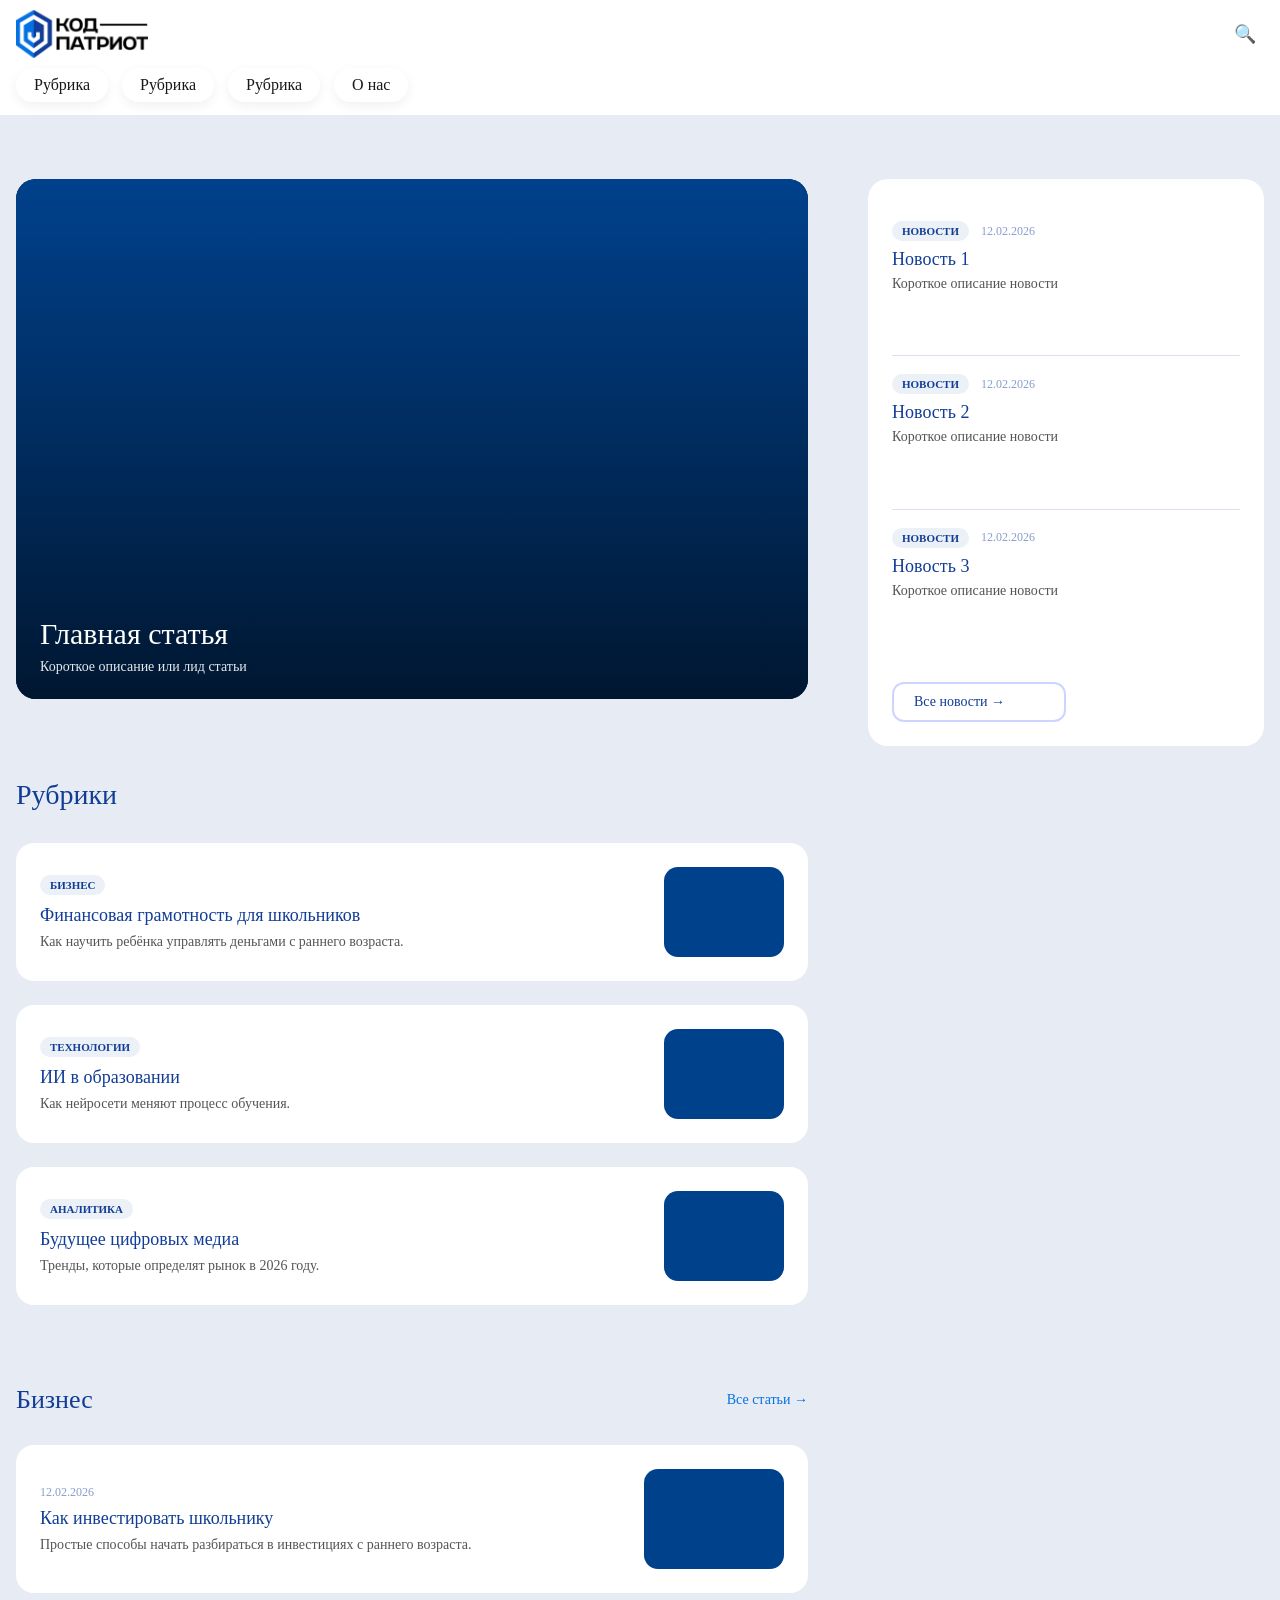
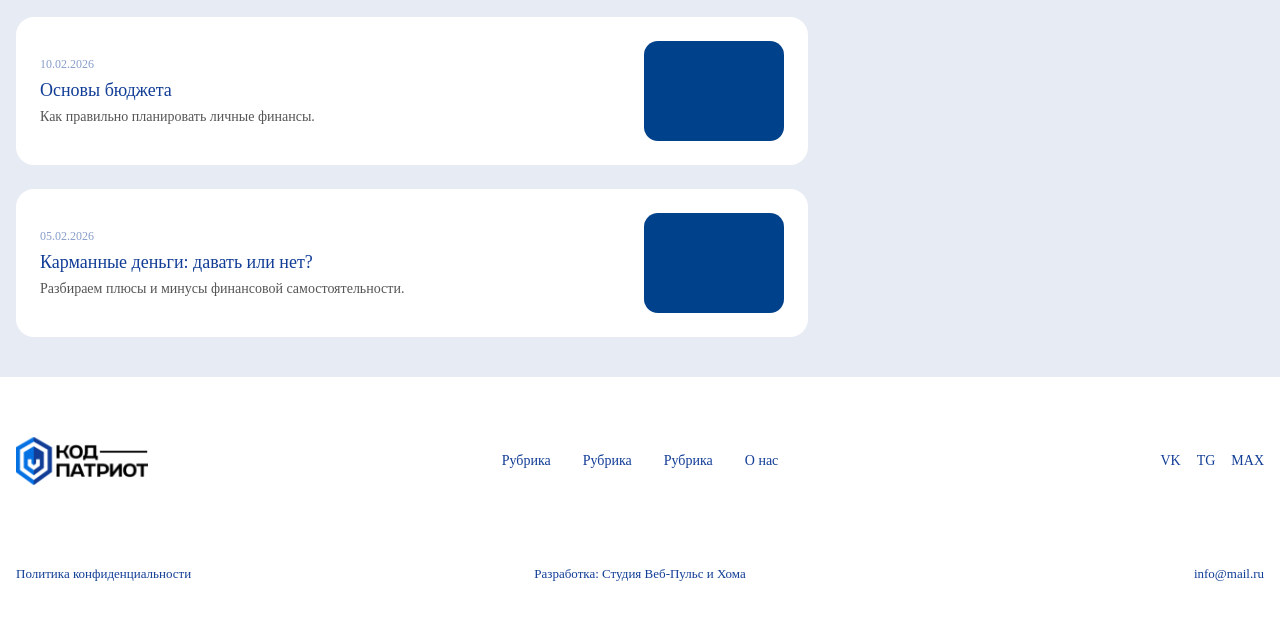
<file: index.html>
<!DOCTYPE html>
<html lang="ru">
<head>
<meta charset="UTF-8" />
<meta name="viewport" content="width=device-width, initial-scale=1.0" />
<link rel="stylesheet" href="./css/reset.css" />
<link rel="stylesheet" href="./css/style.css" />
<link rel="stylesheet" href="./css/index.css" />
<title>Главная</title>
</head>
<body>
<header class="header" id="header">
  <div class="container">

    <div class="header-top">
        <div class="logo">
            <a href="./index.html"><img src="./img/logo.svg" alt=""></a>
        </div>

        <div class="header-actions">
            <div class="search">
                <span class="search-btn">🔍</span>
                <input type="text" placeholder="Поиск">
            </div>

            <button class="burger" id="burger">
                <span></span>
            </button>
        </div>
    </div>
    <div class="nav-menu  header-bottom">
                    <a class="nav-chip" href="./category.html">Рубрика</a>
                    <a class="nav-chip" href="./category.html">Рубрика</a>
                    <a class="nav-chip" href="./category.html">Рубрика</a>
                    <a class="nav-chip" href="./about.html">О нас</a>
    </div>


    <nav class="nav">
        <div class="nav-header">
            <a href="./index.html"><img src="./img/logo.svg" alt=""></a>
        </div>

        <div class="nav-inner">
            <div class="nav-search">
                <input type="text" placeholder="Поиск по сайту">
            </div>

            <div class="nav-menu">
                <a class="nav-chip" href="./category.html">Рубрика</a>
                <a class="nav-chip" href="./category.html">Рубрика</a>
                <a class="nav-chip" href="./category.html">Рубрика</a>
                <a class="nav-chip" href="./about.html">О нас</a>
            </div>
        </div>
    </nav>
</div>

  </div>
</header>
<div class="menu-overlay" id="menuOverlay"></div>

<main class="container">
    <section class="page-content">
        <div class="layout-grid">
             <div class="layout-main">
                <section class="main-block">

        <!-- Главная статья -->
        <article class="article-card article-main">
            <a href="#" class="article-link">
                <div class="article-image">
                    <img src="./img/main.png" alt="">
                    <div class="article-overlay">
                        <h1>Главная статья</h1>
                        <p>Короткое описание или лид статьи</p>
                    </div>
                </div>
            </a>
        </article>

        <!-- Новости -->


    </section>
                <section class="categories">
                    <h2 class="section-title">Рубрики</h2>

                    <div class="categories-grid">

                        <!-- Левая колонка -->
                        <div class="categories-list">

                            <article class="category-card">
                                <div class="category-content">
                                    <span class="category-tag">Бизнес</span>
                                    <h3>Финансовая грамотность для школьников</h3>
                                    <p>Как научить ребёнка управлять деньгами с раннего возраста.</p>
                                </div>
                                <div class="category-image">
                                    <img src="./img/main.png" alt="">
                                </div>
                            </article>

                            <article class="category-card">
                                <div class="category-content">
                                    <span class="category-tag">Технологии</span>
                                    <h3>ИИ в образовании</h3>
                                    <p>Как нейросети меняют процесс обучения.</p>
                                </div>
                                <div class="category-image">
                                    <img src="./img/main.png" alt="">
                                </div>
                            </article>

                            <article class="category-card">
                                <div class="category-content">
                                    <span class="category-tag">Аналитика</span>
                                    <h3>Будущее цифровых медиа</h3>
                                    <p>Тренды, которые определят рынок в 2026 году.</p>
                                </div>
                                <div class="category-image">
                                    <img src="./img/main.png" alt="">
                                </div>
                            </article>

                        </div>

                </section>
                <section class="category-articles">

                    <div class="section-header">
                        <h2>Бизнес</h2>
                        <a href="#" class="section-link">Все статьи →</a>
                    </div>

                    <div class="articles-grid">

                        <article class="article-card-clean">
                            <div class="article-content">
                                <span class="article-date">12.02.2026</span>
                                <h3>Как инвестировать школьнику</h3>
                                <p>Простые способы начать разбираться в инвестициях с раннего возраста.</p>
                            </div>
                            <div class="article-image-clean">
                                <img src="./img/main.png" alt="">
                            </div>
                        </article>

                        <article class="article-card-clean">
                            <div class="article-content">
                                <span class="article-date">10.02.2026</span>
                                <h3>Основы бюджета</h3>
                                <p>Как правильно планировать личные финансы.</p>
                            </div>
                            <div class="article-image-clean">
                                <img src="./img/main.png" alt="">
                            </div>
                        </article>

                        <article class="article-card-clean">
                            <div class="article-content">
                                <span class="article-date">05.02.2026</span>
                                <h3>Карманные деньги: давать или нет?</h3>
                                <p>Разбираем плюсы и минусы финансовой самостоятельности.</p>
                            </div>
                            <div class="article-image-clean">
                                <img src="./img/main.png" alt="">
                            </div>
                        </article>

                    </div>

                </section>
             </div>
              <!-- Правая колонка -->
             <div class="news-list">

            <article class="news-item">
                <a href="#">
                    <div class="news-meta">
                        <span class="news-category">Новости</span>
                        <span class="news-date">12.02.2026</span>
                    </div>
                    <h2>Новость 1</h2>
                    <p>Короткое описание новости</p>
                </a>
            </article>


            <article class="news-item">
                <a href="#">
                    <div class="news-meta">
                        <span class="news-category">Новости</span>
                        <span class="news-date">12.02.2026</span>
                    </div>
                    <h2>Новость 2</h2>
                    <p>Короткое описание новости</p>
                </a>
            </article>

            <article class="news-item">
                <a href="#">
                    <div class="news-meta">
                        <span class="news-category">Новости</span>
                        <span class="news-date">12.02.2026</span>
                    </div>
                    <h2>Новость 3</h2>
                    <p>Короткое описание новости</p>
                </a>
            </article>
            <a href="#" class="all-news-btn">Все новости →</a>

        </div>
    </div>



    </section>

</main>

<footer class="footer">
    <div class="footer-container container">

        <!-- ВЕРХНЯЯ ЧАСТЬ -->
        <div class="footer-top">

            <div class="footer-logo">
               <div class="logo">
                    <a href="./index.html"><img src="./img/logo.svg" alt=""></a>
                </div>
            </div>

            <nav class="footer-nav">
                <a href="#">Рубрика</a>
                <a href="#">Рубрика</a>
                <a href="#">Рубрика</a>
                <a href="#">О нас</a>
            </nav>

            <div class="footer-socials">
                <a href="#">VK</a>
                <a href="#">TG</a>
                <a href="#">MAX</a>
            </div>

        </div>

        <!-- РАЗДЕЛИТЕЛЬ -->
        <div class="footer-divider"></div>

        <!-- НИЖНЯЯ ЧАСТЬ -->
        <div class="footer-bottom">

            <div class="footer-policy">
                <a href="#">Политика конфиденциальности</a>
            </div>

            <div class="footer-dev">
                <span>Разработка: Студия Веб-Пульс и Хома</span>
            </div>

            <div class="footer-email">
                <a href="mailto:info@mail.ru">info@mail.ru</a>
            </div>

        </div>

    </div>
</footer>

<script src="./js/script.js"></script>



</body>
</html>
</file>
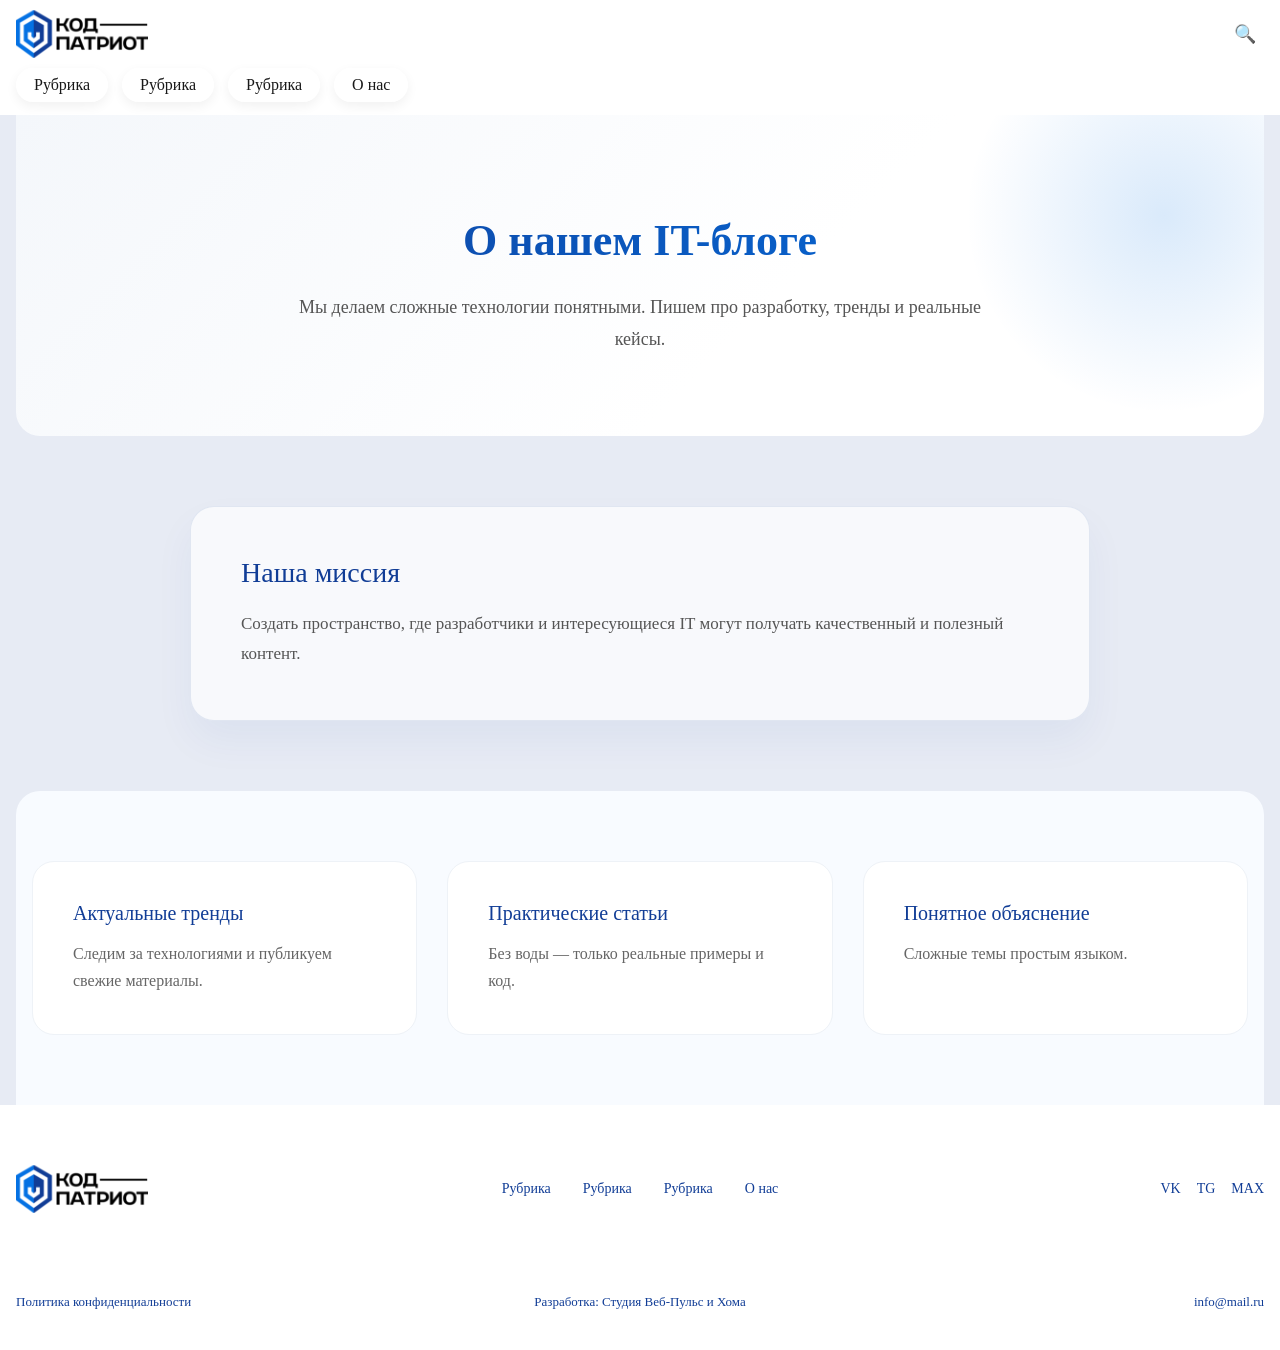
<file: about.html>
<!DOCTYPE html>
<html lang="en">
<head>
    <meta charset="UTF-8">
    <meta name="viewport" content="width=device-width, initial-scale=1.0">
    <link rel="stylesheet" href="./css/reset.css" />
    <link rel="stylesheet" href="./css/style.css" />
    <link rel="stylesheet" href="./css/about.css" />
    <title>О нас</title>
</head>
<body>
    <header class="header" id="header">
  <div class="container">

    <div class="header-top">
        <div class="logo">
            <img src="./img/logo.svg" alt="">
        </div>

        <div class="header-actions">
            <div class="search">
                <span class="search-btn">🔍</span>
                <input type="text" placeholder="Поиск">
            </div>

            <button class="burger" id="burger">
                <span></span>
            </button>
        </div>
    </div>
    <div class="nav-menu  header-bottom">
                    <a class="nav-chip" href="./category.html">Рубрика</a>
                    <a class="nav-chip" href="./category.html">Рубрика</a>
                    <a class="nav-chip" href="./category.html">Рубрика</a>
                    <a class="nav-chip" href="./about.html">О нас</a>
    </div>


    <nav class="nav">
        <div class="nav-header">
            <img src="./img/logo.svg" alt="Лого">
        </div>

        <div class="nav-inner">
            <div class="nav-search">
                <input type="text" placeholder="Поиск по сайту">
            </div>

            <div class="nav-menu">
                <a class="nav-chip" href="./category.html">Рубрика</a>
                <a class="nav-chip" href="./category.html">Рубрика</a>
                <a class="nav-chip" href="./category.html">Рубрика</a>
                <a class="nav-chip" href="./about.html">О нас</a>
            </div>
        </div>
    </nav>
</div>

  </div>
</header>
<div class="menu-overlay" id="menuOverlay"></div>
<main class="container">
<section class="about-hero">
  <div class="container">
    <h1>О нашем IT-блоге</h1>
    <p>Мы делаем сложные технологии понятными. Пишем про разработку, тренды и реальные кейсы.</p>
  </div>
</section>

<section class="about-mission">
  <div class="container">
    <div class="mission-card">
      <h2>Наша миссия</h2>
      <p>
        Создать пространство, где разработчики и интересующиеся IT
        могут получать качественный и полезный контент.
      </p>
    </div>
  </div>
</section>

<section class="about-features">
  <div class="container">
    <div class="features-grid">
      <div class="feature-card">
        <h3>Актуальные тренды</h3>
        <p>Следим за технологиями и публикуем свежие материалы.</p>
      </div>
      <div class="feature-card">
        <h3>Практические статьи</h3>
        <p>Без воды — только реальные примеры и код.</p>
      </div>
      <div class="feature-card">
        <h3>Понятное объяснение</h3>
        <p>Сложные темы простым языком.</p>
      </div>
    </div>
  </div>
</section>




</main> 
<footer class="footer">
    <div class="footer-container container">

        <!-- ВЕРХНЯЯ ЧАСТЬ -->
        <div class="footer-top">

            <div class="footer-logo">
               <div class="logo">
                    <img src="./img/logo.svg" alt="">
                </div>
            </div>

            <nav class="footer-nav">
                <a href="#">Рубрика</a>
                <a href="#">Рубрика</a>
                <a href="#">Рубрика</a>
                <a href="#">О нас</a>
            </nav>

            <div class="footer-socials">
                <a href="#">VK</a>
                <a href="#">TG</a>
                <a href="#">MAX</a>
            </div>

        </div>

        <!-- РАЗДЕЛИТЕЛЬ -->
        <div class="footer-divider"></div>

        <!-- НИЖНЯЯ ЧАСТЬ -->
        <div class="footer-bottom">

            <div class="footer-policy">
                <a href="#">Политика конфиденциальности</a>
            </div>

            <div class="footer-dev">
                <span>Разработка: Студия Веб-Пульс и Хома</span>
            </div>

            <div class="footer-email">
                <a href="mailto:info@mail.ru">info@mail.ru</a>
            </div>

        </div>

    </div>
</footer>

<script src="./js/script.js"></script>
</body>
</html>
</file>
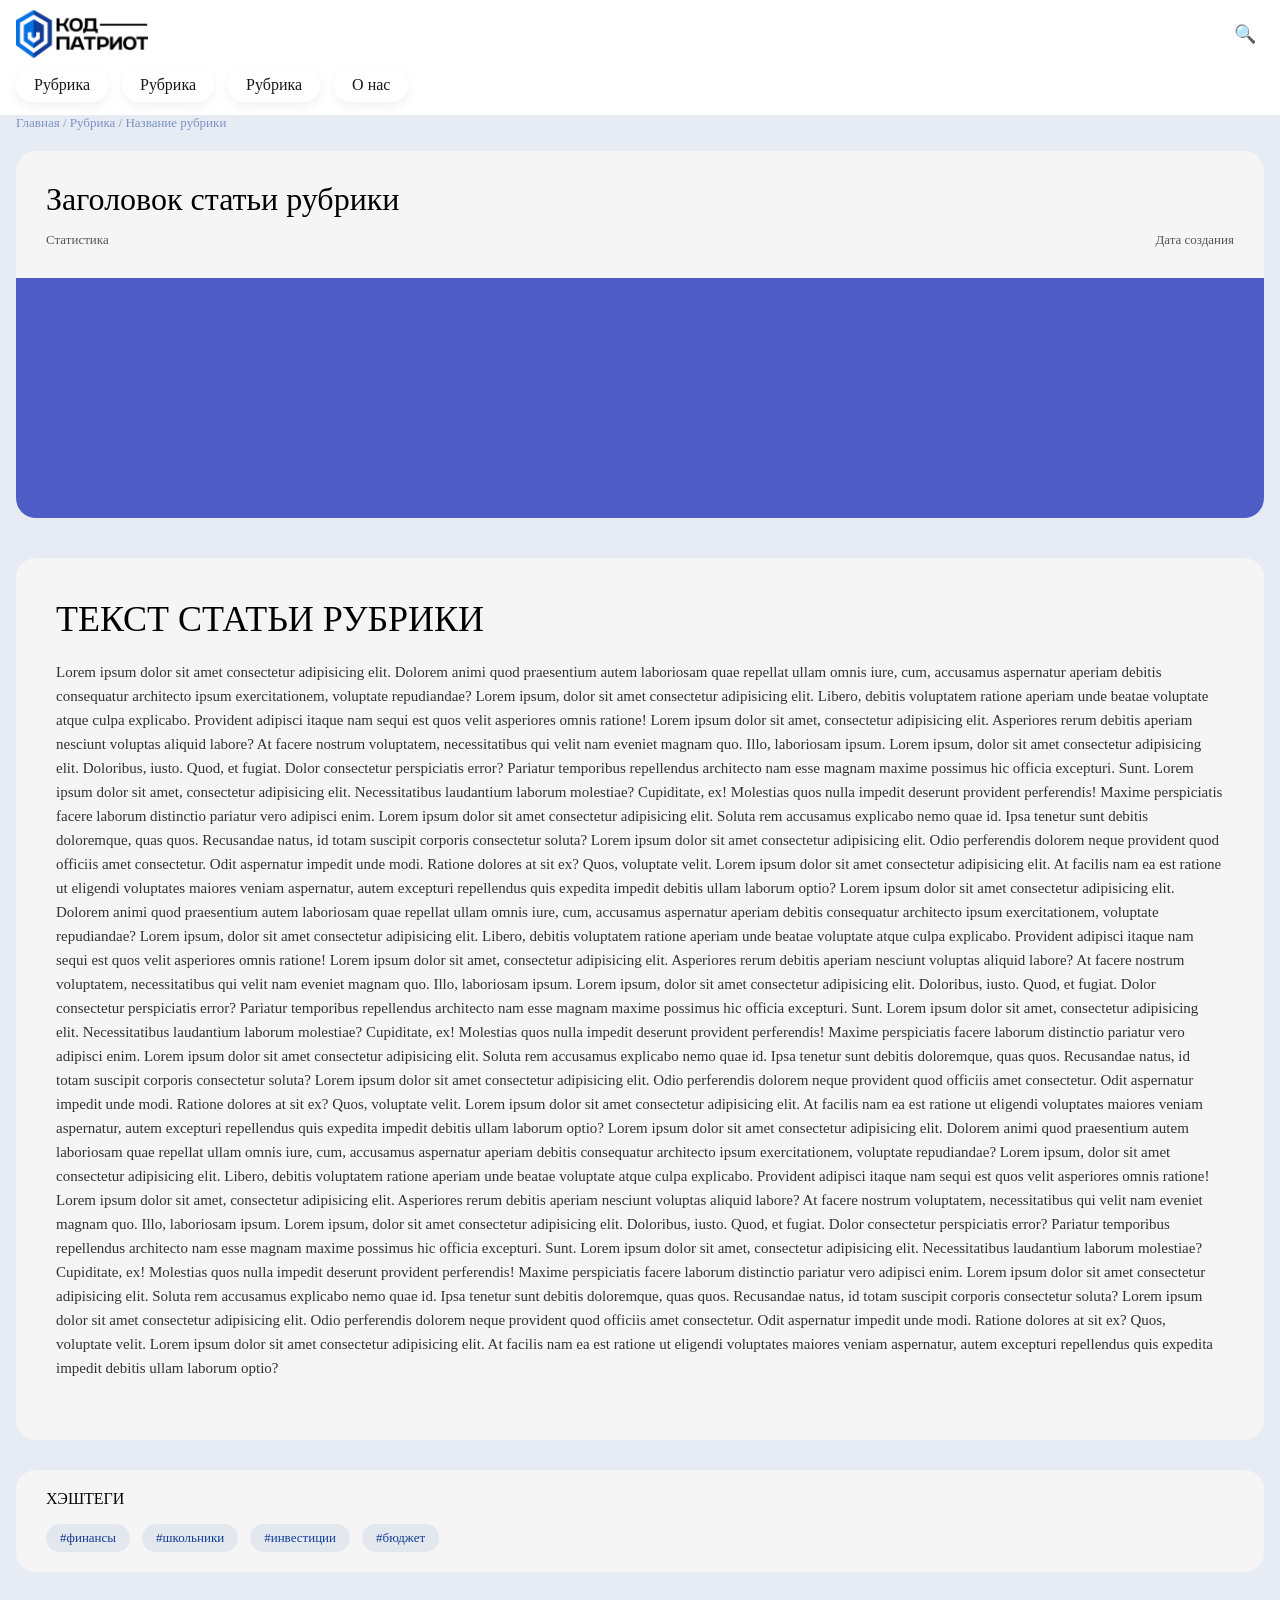
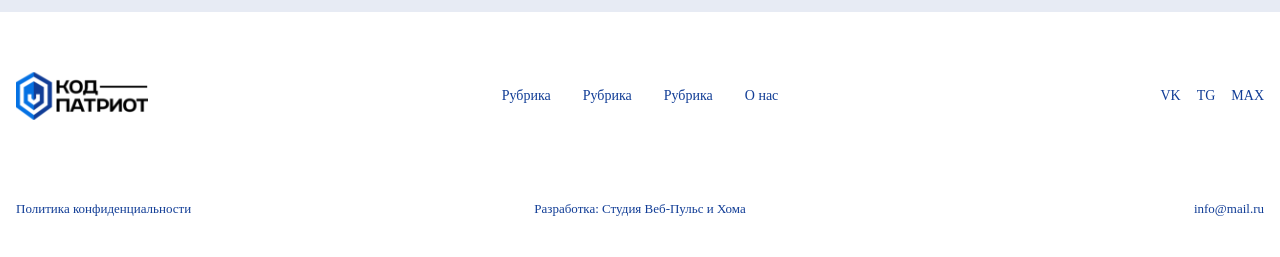
<file: category.html>
<!DOCTYPE html>
<html lang="ru">
<head>
    <meta charset="UTF-8">
    <meta name="viewport" content="width=device-width, initial-scale=1.0">
    <link rel="stylesheet" href="./css/reset.css" />
    <link rel="stylesheet" href="./css/style.css" />
    <link rel="stylesheet" href="./css/cateegory.css" />
    <title>Название рубрики</title>
</head>
<body>
    <header class="header" id="header">
  <div class="container">

    <div class="header-top">
        <div class="logo">
            <a href="./index.html"><img src="./img/logo.svg" alt=""></a>
        </div>

        <div class="header-actions">
            <div class="search">
                <span class="search-btn">🔍</span>
                <input type="text" placeholder="Поиск">
            </div>

            <button class="burger" id="burger">
                <span></span>
            </button>
        </div>
    </div>
    <div class="nav-menu  header-bottom">
                    <a class="nav-chip" href="./category.html">Рубрика</a>
                    <a class="nav-chip" href="./category.html">Рубрика</a>
                    <a class="nav-chip" href="./category.html">Рубрика</a>
                    <a class="nav-chip" href="./about.html">О нас</a>
    </div>


    <nav class="nav">
        <div class="nav-header">
            <a href="./index.html"><img src="./img/logo.svg" alt=""></a>
        </div>

        <div class="nav-inner">
            <div class="nav-search">
                <input type="text" placeholder="Поиск по сайту">
            </div>

            <div class="nav-menu">
                <a class="nav-chip" href="./category.html">Рубрика</a>
                <a class="nav-chip" href="./category.html">Рубрика</a>
                <a class="nav-chip" href="./category.html">Рубрика</a>
                <a class="nav-chip" href="./about.html">О нас</a>
            </div>
        </div>
    </nav>
</div>

  </div>
</header>
<main class="container category-page">

  <!-- Хлебные крошки -->
  <div class="breadcrumbs">
    Главная / Рубрика / Название рубрики
  </div>

  <!-- HERO рубрики -->
  <section class="category-hero">
    <div class="category-hero-top">
      <div class="category-title-block">
        <h1>Заголовок статьи рубрики</h1>
        <div class="category-meta">
          <span>Статистика</span>
          <span>Дата создания</span>
        </div>
      </div>
    </div>

    <div class="category-hero-image"></div>
  </section>

  <!-- Текст рубрики -->
  <section class="category-description">
    <h2>ТЕКСТ СТАТЬИ РУБРИКИ</h2>
    <div class="article-content">
      <p>
      Lorem ipsum dolor sit amet consectetur adipisicing elit. Dolorem animi quod praesentium autem laboriosam quae repellat ullam omnis iure, cum, accusamus aspernatur aperiam debitis consequatur architecto ipsum exercitationem, voluptate repudiandae?
      Lorem ipsum, dolor sit amet consectetur adipisicing elit. Libero, debitis voluptatem ratione aperiam unde beatae voluptate atque culpa explicabo. Provident adipisci itaque nam sequi est quos velit asperiores omnis ratione!
      Lorem ipsum dolor sit amet, consectetur adipisicing elit. Asperiores rerum debitis aperiam nesciunt voluptas aliquid labore? At facere nostrum voluptatem, necessitatibus qui velit nam eveniet magnam quo. Illo, laboriosam ipsum.
      Lorem ipsum, dolor sit amet consectetur adipisicing elit. Doloribus, iusto. Quod, et fugiat. Dolor consectetur perspiciatis error? Pariatur temporibus repellendus architecto nam esse magnam maxime possimus hic officia excepturi. Sunt.
      Lorem ipsum dolor sit amet, consectetur adipisicing elit. Necessitatibus laudantium laborum molestiae? Cupiditate, ex! Molestias quos nulla impedit deserunt provident perferendis! Maxime perspiciatis facere laborum distinctio pariatur vero adipisci enim.
      Lorem ipsum dolor sit amet consectetur adipisicing elit. Soluta rem accusamus explicabo nemo quae id. Ipsa tenetur sunt debitis doloremque, quas quos. Recusandae natus, id totam suscipit corporis consectetur soluta?
      Lorem ipsum dolor sit amet consectetur adipisicing elit. Odio perferendis dolorem neque provident quod officiis amet consectetur. Odit aspernatur impedit unde modi. Ratione dolores at sit ex? Quos, voluptate velit.
      Lorem ipsum dolor sit amet consectetur adipisicing elit. At facilis nam ea est ratione ut eligendi voluptates maiores veniam aspernatur, autem excepturi repellendus quis expedita impedit debitis ullam laborum optio?
      Lorem ipsum dolor sit amet consectetur adipisicing elit. Dolorem animi quod praesentium autem laboriosam quae repellat ullam omnis iure, cum, accusamus aspernatur aperiam debitis consequatur architecto ipsum exercitationem, voluptate repudiandae?
      Lorem ipsum, dolor sit amet consectetur adipisicing elit. Libero, debitis voluptatem ratione aperiam unde beatae voluptate atque culpa explicabo. Provident adipisci itaque nam sequi est quos velit asperiores omnis ratione!
      Lorem ipsum dolor sit amet, consectetur adipisicing elit. Asperiores rerum debitis aperiam nesciunt voluptas aliquid labore? At facere nostrum voluptatem, necessitatibus qui velit nam eveniet magnam quo. Illo, laboriosam ipsum.
      Lorem ipsum, dolor sit amet consectetur adipisicing elit. Doloribus, iusto. Quod, et fugiat. Dolor consectetur perspiciatis error? Pariatur temporibus repellendus architecto nam esse magnam maxime possimus hic officia excepturi. Sunt.
      Lorem ipsum dolor sit amet, consectetur adipisicing elit. Necessitatibus laudantium laborum molestiae? Cupiditate, ex! Molestias quos nulla impedit deserunt provident perferendis! Maxime perspiciatis facere laborum distinctio pariatur vero adipisci enim.
      Lorem ipsum dolor sit amet consectetur adipisicing elit. Soluta rem accusamus explicabo nemo quae id. Ipsa tenetur sunt debitis doloremque, quas quos. Recusandae natus, id totam suscipit corporis consectetur soluta?
      Lorem ipsum dolor sit amet consectetur adipisicing elit. Odio perferendis dolorem neque provident quod officiis amet consectetur. Odit aspernatur impedit unde modi. Ratione dolores at sit ex? Quos, voluptate velit.
      Lorem ipsum dolor sit amet consectetur adipisicing elit. At facilis nam ea est ratione ut eligendi voluptates maiores veniam aspernatur, autem excepturi repellendus quis expedita impedit debitis ullam laborum optio?
      Lorem ipsum dolor sit amet consectetur adipisicing elit. Dolorem animi quod praesentium autem laboriosam quae repellat ullam omnis iure, cum, accusamus aspernatur aperiam debitis consequatur architecto ipsum exercitationem, voluptate repudiandae?
      Lorem ipsum, dolor sit amet consectetur adipisicing elit. Libero, debitis voluptatem ratione aperiam unde beatae voluptate atque culpa explicabo. Provident adipisci itaque nam sequi est quos velit asperiores omnis ratione!
      Lorem ipsum dolor sit amet, consectetur adipisicing elit. Asperiores rerum debitis aperiam nesciunt voluptas aliquid labore? At facere nostrum voluptatem, necessitatibus qui velit nam eveniet magnam quo. Illo, laboriosam ipsum.
      Lorem ipsum, dolor sit amet consectetur adipisicing elit. Doloribus, iusto. Quod, et fugiat. Dolor consectetur perspiciatis error? Pariatur temporibus repellendus architecto nam esse magnam maxime possimus hic officia excepturi. Sunt.
      Lorem ipsum dolor sit amet, consectetur adipisicing elit. Necessitatibus laudantium laborum molestiae? Cupiditate, ex! Molestias quos nulla impedit deserunt provident perferendis! Maxime perspiciatis facere laborum distinctio pariatur vero adipisci enim.
      Lorem ipsum dolor sit amet consectetur adipisicing elit. Soluta rem accusamus explicabo nemo quae id. Ipsa tenetur sunt debitis doloremque, quas quos. Recusandae natus, id totam suscipit corporis consectetur soluta?
      Lorem ipsum dolor sit amet consectetur adipisicing elit. Odio perferendis dolorem neque provident quod officiis amet consectetur. Odit aspernatur impedit unde modi. Ratione dolores at sit ex? Quos, voluptate velit.
      Lorem ipsum dolor sit amet consectetur adipisicing elit. At facilis nam ea est ratione ut eligendi voluptates maiores veniam aspernatur, autem excepturi repellendus quis expedita impedit debitis ullam laborum optio?
    </p>
    </div>
  </section>

  <!-- Хэштеги -->
  <section class="category-tags">
    <h3>ХЭШТЕГИ</h3>
    <div class="tags-list">
      <span>#финансы</span>
      <span>#школьники</span>
      <span>#инвестиции</span>
      <span>#бюджет</span>
    </div>
  </section>


</main>

<footer class="footer">
    <div class="footer-container container">

        <!-- ВЕРХНЯЯ ЧАСТЬ -->
        <div class="footer-top">

            <div class="footer-logo">
               <div class="logo">
                    <a href="./index.html"><img src="./img/logo.svg" alt=""></a>
                </div>
            </div>

            <nav class="footer-nav">
                <a href="#">Рубрика</a>
                <a href="#">Рубрика</a>
                <a href="#">Рубрика</a>
                <a href="#">О нас</a>
            </nav>

            <div class="footer-socials">
                <a href="#">VK</a>
                <a href="#">TG</a>
                <a href="#">MAX</a>
            </div>

        </div>

        <!-- РАЗДЕЛИТЕЛЬ -->
        <div class="footer-divider"></div>

        <!-- НИЖНЯЯ ЧАСТЬ -->
        <div class="footer-bottom">

            <div class="footer-policy">
                <a href="#">Политика конфиденциальности</a>
            </div>

            <div class="footer-dev">
                <span>Разработка: Студия Веб-Пульс и Хома</span>
            </div>

            <div class="footer-email">
                <a href="mailto:info@mail.ru">info@mail.ru</a>
            </div>

        </div>

    </div>
</footer>
<script src="./js/script.js"></script>
</body>
</html>
</file>
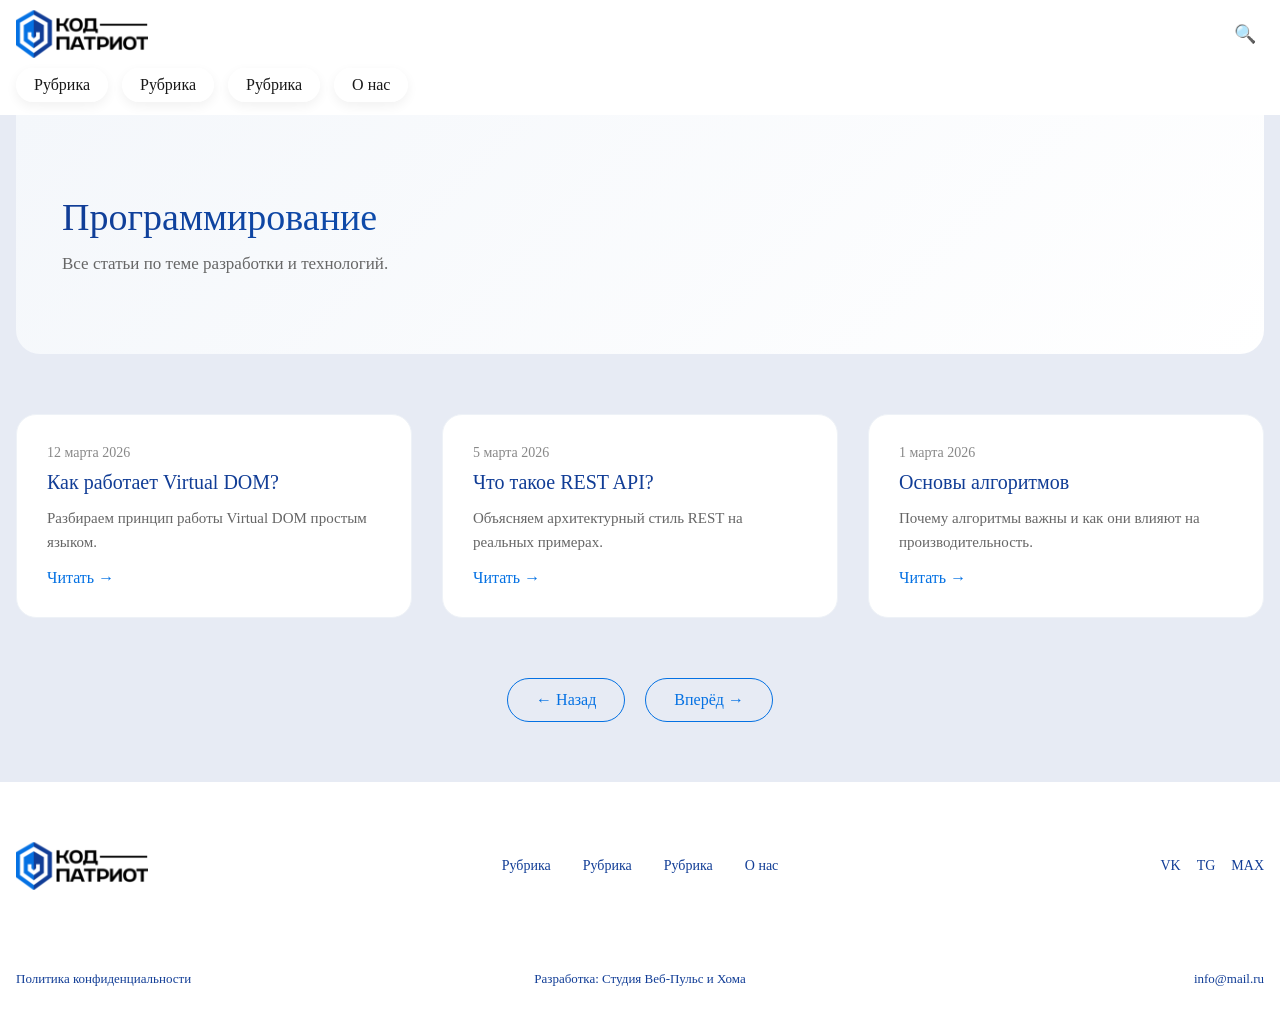
<file: spisok.html>
<!DOCTYPE html>
<html lang="ru">
<head>
    <meta charset="UTF-8">
    <meta name="viewport" content="width=device-width, initial-scale=1.0">
    <link rel="stylesheet" href="./css/reset.css" />
    <link rel="stylesheet" href="./css/style.css" />
    <link rel="stylesheet" href="./css/spisok.css" />
    <title>Список статей</title>
</head>
<body>
    <header class="header" id="header">
  <div class="container">

    <div class="header-top">
        <div class="logo">
            <a href="./index.html"><img src="./img/logo.svg" alt=""></a>
        </div>

        <div class="header-actions">
            <div class="search">
                <span class="search-btn">🔍</span>
                <input type="text" placeholder="Поиск">
            </div>

            <button class="burger" id="burger">
                <span></span>
            </button>
        </div>
    </div>
    <div class="nav-menu  header-bottom">
                    <a class="nav-chip" href="./category.html">Рубрика</a>
                    <a class="nav-chip" href="./category.html">Рубрика</a>
                    <a class="nav-chip" href="./category.html">Рубрика</a>
                    <a class="nav-chip" href="./about.html">О нас</a>
    </div>


    <nav class="nav">
        <div class="nav-header">
            <a href="./index.html"><img src="./img/logo.svg" alt=""></a>
        </div>

        <div class="nav-inner">
            <div class="nav-search">
                <input type="text" placeholder="Поиск по сайту">
            </div>

            <div class="nav-menu">
                <a class="nav-chip" href="./category.html">Рубрика</a>
                <a class="nav-chip" href="./category.html">Рубрика</a>
                <a class="nav-chip" href="./category.html">Рубрика</a>
                <a class="nav-chip" href="./about.html">О нас</a>
            </div>
        </div>
    </nav>
</div>

  </div>
</header>
<div class="menu-overlay" id="menuOverlay"></div>

<main class="container">

    <section class="category-hero">
  <div class="container">
    <h1>Программирование</h1>
    <p>Все статьи по теме разработки и технологий.</p>
  </div>
</section>


<section class="category-list">


    <div class="articles-grid">

      <article class="article-card">
        <span class="article-date">12 марта 2026</span>
        <h3>Как работает Virtual DOM?</h3>
        <p>Разбираем принцип работы Virtual DOM простым языком.</p>
        <a href="#" class="read-more">Читать →</a>
      </article>

      <article class="article-card">
        <span class="article-date">5 марта 2026</span>
        <h3>Что такое REST API?</h3>
        <p>Объясняем архитектурный стиль REST на реальных примерах.</p>
        <a href="#" class="read-more">Читать →</a>
      </article>

      <article class="article-card">
        <span class="article-date">1 марта 2026</span>
        <h3>Основы алгоритмов</h3>
        <p>Почему алгоритмы важны и как они влияют на производительность.</p>
        <a href="#" class="read-more">Читать →</a>
      </article>

    </div>

    <!-- ПАГИНАЦИЯ -->
    <div class="pagination">
      <button class="page-btn">← Назад</button>
      <button class="page-btn">Вперёд →</button>
    </div>


</section>


</main>
<footer class="footer">
    <div class="footer-container container">

        <!-- ВЕРХНЯЯ ЧАСТЬ -->
        <div class="footer-top">

            <div class="footer-logo">
               <div class="logo">
                    <a href="./index.html"><img src="./img/logo.svg" alt=""></a>
                </div>
            </div>

            <nav class="footer-nav">
                <a href="#">Рубрика</a>
                <a href="#">Рубрика</a>
                <a href="#">Рубрика</a>
                <a href="#">О нас</a>
            </nav>

            <div class="footer-socials">
                <a href="#">VK</a>
                <a href="#">TG</a>
                <a href="#">MAX</a>
            </div>

        </div>

        <!-- РАЗДЕЛИТЕЛЬ -->
        <div class="footer-divider"></div>

        <!-- НИЖНЯЯ ЧАСТЬ -->
        <div class="footer-bottom">

            <div class="footer-policy">
                <a href="#">Политика конфиденциальности</a>
            </div>

            <div class="footer-dev">
                <span>Разработка: Студия Веб-Пульс и Хома</span>
            </div>

            <div class="footer-email">
                <a href="mailto:info@mail.ru">info@mail.ru</a>
            </div>

        </div>

    </div>
</footer>

<script src="./js/script.js"></script>
</body>
</html>
</file>
<file: css/style.css>
/* ================= ROOT ================= */

:root {
  --header-height: 115px;
  --blue: #113D96;
  --blue-light: #0471E3;
}

body {
  margin: 0;
  background-color: #113d9619;
}

main.container {
  padding-top: var(--header-height);
}

.container {
  max-width: 1400px;
  margin: 0 auto;
  padding: 0 16px;
}

/* ================= HEADER ================= */

.header {
  position: fixed;
  inset: 0 0 auto 0;
  height: var(--header-height);
  padding: 10px 0;
  z-index: 1000;
  transition: background .3s, box-shadow .3s, backdrop-filter .3s;
  background-color: rgb(255, 255, 255);
}

.header.scrolled {
  background: rgba(242,242,242,.9);
  backdrop-filter: blur(10px);
  box-shadow: 0 8px 24px rgba(0,0,0,.05);
}

.header-top {
  height: 100%;
  display: flex;
  align-items: center;
  justify-content: space-between;
  margin-bottom: 10px;
}

.logo img {
  height: 48px;
}

/* ================= SEARCH (DESKTOP) ================= */

.search {
  display: flex;
  align-items: center;
  gap: 8px;
}

.search-btn {
  font-size: 18px;
  cursor: pointer;
  color: var(--blue);
}

.search input {
  width: 0;
  opacity: 0;
  padding: 10px 0;
  border-radius: 999px;
  border: none;
  background: rgba(4,113,227,.08);
  transition: .3s;
}

.search.active input {
  width: 200px;
  opacity: 1;
  padding: 10px 14px;
}

/* ================= NAV DESKTOP ================= */

.nav {
  display: none;
}

.nav-menu {
  display: flex;
  gap: 14px;
  flex-wrap: wrap;
}

.nav-chip {
  padding: 8px 18px;
  border-radius: 999px;
  background: rgba(255,255,255,.7);
  box-shadow: 0 4px 12px rgba(0,0,0,.06);
  color: #191919;
  text-decoration: none;
}

/* ================= BURGER ================= */

.burger {
  display: none;
  background: none;
  border: none;
  padding: 6px;
  cursor: pointer;
  z-index: 200;
}

.burger span,
.burger span::before,
.burger span::after {
  display: block;
  width: 22px;
  height: 2px;
  background: var(--blue);
  position: relative;
  transition: .3s;
}

.burger span::before {
  content: '';
  position: absolute;
  top: -7px;
}

.burger span::after {
  content: '';
  position: absolute;
  top: 7px;
}

.burger.active span {
  background: transparent;
}

.burger.active span::before {
  top: 0;
  transform: rotate(45deg);
}

.burger.active span::after {
  top: 0;
  transform: rotate(-45deg);
}


.nav-search {
  position: relative;
  max-width: 420px;
  width: 100%;
  margin-bottom: 20px;
}

.nav-search input {
  width: 100%;
  height: 48px;

  padding: 0 18px;
  border-radius: 99px;

  border: 1px solid rgba(17, 61, 150, 0.15);
  background: #fff;

  font-size: 15px;
  color: #113D96;

  transition: all 0.25s ease;
  outline: none;

  box-shadow: 0 4px 14px rgba(17, 61, 150, 0.127);
}

.nav-search input::placeholder {
  color: rgba(17, 61, 150, 0.555);
  
}

.nav-search:focus {
  border-color: var(--blue-light);
  box-shadow: 0 0 0 4px rgba(4, 113, 227, 0.15);
}


  /* ===== MOBILE NAV PANEL ===== */
/* ================= MOBILE CLEAN ================= */

@media (max-width: 768px) {

  :root {
    --header-height: 72px;
  }

  /* HEADER */
  .header {
    z-index: 1000;
  }

  .nav-header img{
    width: 60%;
    margin-bottom: 20px;
  }

  .burger {
    display: block;
    position: relative;
    z-index: 1300;
  }

  /* OVERLAY */
  .menu-overlay {
    position: fixed;
    inset: 0;
    background: rgba(17, 61, 150, 0.25);
    backdrop-filter: blur(3px);

    opacity: 0;
    pointer-events: none;
    transition: opacity .3s ease;

    z-index: 1100;
  }

  .menu-overlay.active {
    opacity: 1;
    pointer-events: auto;
  }

  /* NAV PANEL */
  .nav {
    position: fixed;
    left: 0;
    right: 0;
    bottom: 0;

    height: 100vh;
    background: #fff;
    border-radius: 24px 24px 0 0;

    transform: translateY(100%);
    transition: transform .4s cubic-bezier(.2,.8,.2,1);
    display: block;
    z-index: 1200;
    padding: 30px 20px;
    text-align: center;
  }

  .nav.open {
    transform: translateY(0);
  }

  .header-bottom {
    display: none;
  }

  .search {
    display: none;
  }
}



.menu-overlay {
  position: fixed;
  inset: 0;
  background: rgba(17, 61, 150, 0.25);
  backdrop-filter: blur(2px);
  opacity: 0;
  pointer-events: none;
  transition: opacity .3s ease;
  z-index: 150;
}






/* ================= FOOTER ================= */

.footer {
  background: white;
  color: var(--blue);
  padding: 60px 0 40px;
  margin-top: 0px;
}

.footer-container {
  display: flex;
  flex-direction: column;
  gap: 40px;
}

/* TOP */

.footer-top {
  display: grid;
  grid-template-columns: 1fr 2fr 1fr;
  align-items: center;
  gap: 20px;
}

.footer-logo h3 {
  margin: 0;
}

.footer-nav {
  display: flex;
  justify-content: center;
  gap: 32px;
}

.footer-nav a {
  color: var(--blue);
  text-decoration: none;
  font-size: 14px;
  transition: 0.2s ease;
}

.footer-nav a:hover {
  opacity: 0.7;
}

.footer-socials {
  display: flex;
  justify-content: flex-end;
  gap: 16px;
}

.footer-socials a {
  color: var(--blue);
  text-decoration: none;
  font-size: 14px;
}

/* DIVIDER */

.footer-divider {
  height: 1px;
  background: rgba(255, 255, 255, 0.2);
}

/* BOTTOM */

.footer-bottom {
  display: grid;
  grid-template-columns: 1fr 1fr 1fr;
  align-items: center;
  font-size: 13px;
}

.footer-policy a,
.footer-email a {
  color: var(--blue);
  text-decoration: none;
}

.footer-dev {
  text-align: center;
}

.footer-email {
  text-align: right;
}


@media (max-width: 900px) {

  .footer-top {
    grid-template-columns: 1fr;
    text-align: center;
    gap: 24px;
  }

  .footer-socials {
    justify-content: center;
  }

  .footer-bottom {
    grid-template-columns: 1fr;
    gap: 16px;
    text-align: center;
  }

  .footer-email {
    text-align: center;
  }

}
</file>
<file: css/index.css>
:root {
  --header-height: 115px;
  --blue: #113D96;
  --blue-light: #0471E3;
}
/* ================= MAIN ================= */

main.container {
  padding-top: calc(var(--header-height) + 24px);
}

/* ===== MAIN GRID ===== */

.main-block {
  display: grid;
  gap: 32px;
  align-items: stretch;
}

/* ===== ARTICLE CARD BASE ===== */

.article-card {
  position: relative;
  overflow: hidden;
  border-radius: 20px;
  background: #000;
  cursor: pointer;
}

.article-link {
  display: block;
  height: 100%;
}

/* ===== MAIN ARTICLE ===== */

.article-main {
  height: 100%;
  min-height: 520px;
}

/* ===== SMALL ARTICLES ===== */

/* ===== NEWS LIST CLEAN ===== */

.news-list {
  display: flex;
  flex-direction: column;
  justify-content: space-between;

  background: #fff;
  border-radius: 20px;
  padding: 24px;

  height: 63vh;
}


.news-item {
  flex: 1;
  padding: 18px 0;
  border-bottom: 1px solid rgba(17, 61, 150, 0.15);
}

.news-item:last-of-type {
  border-bottom: none;
}


.news-item:last-child {
  border-bottom: none;
}

.news-item a {
  text-decoration: none;
  display: block;
}

.news-item h2 {
  font-size: 18px;
  color: var(--blue);
  margin-bottom: 6px;
  transition: .2s;
}

.news-item p {
  font-size: 14px;
  color: #555;
}

.news-item:hover h2 {
  color: var(--blue-light);
}

.news-meta {
  display: flex;
  align-items: center;
  gap: 12px;
  margin-bottom: 8px;
}

.news-category {
  font-size: 11px;
  font-weight: 600;
  text-transform: uppercase;

  padding: 4px 10px;
  border-radius: 20px;

  background: rgba(17, 61, 150, 0.08);
  color: var(--blue);
}

.news-date {
  font-size: 12px;
  color: rgba(17, 61, 150, 0.5);
}


.all-news-btn {
  margin-top: 20px;
  width: 50%;
  padding: 10px 20px;
  border-radius: 12px;
  color: var(--blue);
  text-decoration: none;
  font-size: 14px;
  border: 2px solid rgba(117, 138, 255, 0.364);
  transition: 0.25s;
}



.all-news-btn:hover {
  background: var(--blue-light);
  box-shadow: 0 4px 12px rgba(0, 0, 0, 0.06);
  color: white;
}


/* ===== IMAGE ===== */

.article-image {
  position: absolute;
  inset: 0;
}

.article-image img {
  width: 100%;
  height: 100%;
  object-fit: cover;
  transform: scale(1.02);
  transition: transform .6s cubic-bezier(.2,.8,.2,1);
}

.article-link:hover img {
  transform: scale(1.12);
}

/* ===== OVERLAY ===== */

.article-overlay {
  position: absolute;
  inset: 0;
  padding: 24px;
  display: flex;
  flex-direction: column;
  justify-content: flex-end;
  background: linear-gradient(
    to top,
    rgba(0,0,0,.65),
    rgba(0,0,0,0)
  );
  color: #fff;
}

/* ===== TYPOGRAPHY ===== */

.article-main h1 {
  font-size: 30px;
  margin-bottom: 8px;
}

.article-small h2 {
  font-size: 18px;
  margin-bottom: 6px;
}

.article-overlay p {
  font-size: 14px;
  opacity: .9;
}

/* ================= ADAPTIVE ================= */

@media (max-width: 1024px) {
  .main-block {
    grid-template-columns: 1fr;
  }

  .article-main {
    min-height: 380px;
  }

  .article-small {
    min-height: 220px;
  }
}

@media (max-width: 600px) {
  .article-main {
    min-height: 300px;
  }

  .article-overlay {
    padding: 18px;
  }

  .article-main h1 {
    font-size: 22px;
  }

  .article-small h2 {
    font-size: 16px;
  }

  .all-news-btn{
    width: 50%; 
  }
}



/* ================= CATEGORIES ================= */


.section-title {
  font-size: 28px;
  margin-bottom: 32px;
  color: var(--blue);
}

/* GRID */

.categories-grid {
  display: grid;
  gap: 40px;
}

/* LEFT SIDE */

.categories-list {
  display: flex;
  flex-direction: column;
  gap: 24px;
}

.category-card {
  display: flex;
  justify-content: space-between;
  align-items: center;

  background: #fff;
  border-radius: 18px;
  padding: 24px;

  transition: 0.25s ease;
}

.category-card:hover {
  box-shadow: 0 8px 24px rgba(17, 61, 150, 0.08);
  transform: translateY(-3px);
}

.category-content {
  max-width: 65%;
}

.category-tag {
  font-size: 11px;
  text-transform: uppercase;
  font-weight: 600;

  padding: 4px 10px;
  border-radius: 20px;

  background: rgba(17, 61, 150, 0.08);
  color: var(--blue);

  display: inline-block;
  margin-bottom: 10px;
}

.category-card h3 {
  font-size: 18px;
  margin-bottom: 8px;
  color: var(--blue);
}

.category-card p {
  font-size: 14px;
  color: #555;
}

.category-image {
  width: 120px;
  height: 90px;
  border-radius: 14px;
  overflow: hidden;
  flex-shrink: 0;
}

.category-image img {
  width: 100%;
  height: 100%;
  object-fit: cover;
}

/* RIGHT SIDE */

.trending {
  position: sticky;
  top: 100px; /* чтобы не прилипало к хедеру */
}

.trending-card {
  display: flex;
  align-items: flex-start;
  gap: 12px;

  padding-bottom: 16px;
  border-bottom: 1px solid rgba(17, 61, 150, 0.12);

  transition: .2s ease;
  cursor: pointer;
}

.trending-card:hover {
  transform: translateX(4px);
}

.trending-number {
  font-size: 18px;
  font-weight: 600;
  color: rgba(17, 61, 150, 0.3);
  min-width: 28px;
}

.trending-card h4 {
  font-size: 14px;
  color: #333;
}


.trending-title {
  font-size: 18px;
  margin-bottom: 20px;
  color: var(--blue);
}





.trending-card:last-child {
  border-bottom: none;
}




@media (max-width: 1024px) {
  .categories-grid {
    grid-template-columns: 1fr;
  }
}

@media (max-width: 600px) {
  .category-card {
    flex-direction: column;
    align-items: flex-start;
  }

  .category-content {
    max-width: 100%;
  }

  .category-image {
    width: 100%;
    height: 160px;
    margin-top: 16px;
  }
}



/* ================= CATEGORY ARTICLES ================= */


.section-header {
  display: flex;
  justify-content: space-between;
  align-items: center;
  margin-bottom: 30px;
}

.section-header h2 {
  font-size: 26px;
  color: var(--blue);
}

.section-link {
  text-decoration: none;
  font-size: 14px;
  color: var(--blue-light);
}

.articles-grid {
  display: flex;
  flex-direction: column;
  gap: 24px;
}

/* CARD */

.article-card-clean {
  display: flex;
  justify-content: space-between;
  align-items: center;

  background: #fff;
  border-radius: 18px;
  padding: 24px;

  transition: .25s ease;
}

.article-card-clean:hover {
  box-shadow: 0 8px 24px rgba(17, 61, 150, 0.08);
  transform: translateY(-3px);
}

.article-content {
  max-width: 70%;
}

.article-date {
  font-size: 12px;
  color: rgba(17, 61, 150, 0.5);
  display: block;
  margin-bottom: 8px;
}

.article-card-clean h3 {
  font-size: 18px;
  margin-bottom: 8px;
  color: var(--blue);
}

.article-card-clean p {
  font-size: 14px;
  color: #555;
}

.article-image-clean {
  width: 140px;
  height: 100px;
  border-radius: 14px;
  overflow: hidden;
  flex-shrink: 0;
}

.article-image-clean img {
  width: 100%;
  height: 100%;
  object-fit: cover;
}


/* ===== PAGE CONTENT ===== */

.page-content {
  margin-top: 40px;
  margin-bottom: 40px;
}

.layout-grid {
  display: grid;
  grid-template-columns: 2fr 1fr;
  gap: 60px;
  align-items: start;
}

.layout-main {
  display: flex;
  flex-direction: column;
  gap: 80px;
}



.news-list {
  position: sticky;
  top: calc(var(--header-height) + 40px);
}


/* RIGHT COLUMN */

.layout-sidebar {
  position: relative;
}

@media (max-width: 1024px) {
  .layout-grid {
    grid-template-columns: 1fr;
  }

  .layout-sidebar {
    order: -1; /* можно убрать если не хочешь вверх */
  }
}
</file>
<file: css/about.css>
/* ================= ABOUT PAGE ================= */

.about-hero {
  position: relative;
  padding: 100px 0 80px;
  background: linear-gradient(135deg, #f4f7fb 0%, #ffffff 60%);
  text-align: center;
  overflow: hidden;
  border-radius: 0 0 24px 24px;
}

.about-hero::after {
  content: "";
  position: absolute;
  top: -100px;
  right: -100px;
  width: 400px;
  height: 400px;
  background: radial-gradient(circle, rgba(4,113,227,0.15) 0%, transparent 70%);
  z-index: 0;
}

.about-hero h1 {
  position: relative;
  font-size: 44px;
  font-weight: 700;
  margin-bottom: 25px;
  background: linear-gradient(90deg, var(--blue), var(--blue-light));
  -webkit-background-clip: text;
  -webkit-text-fill-color: transparent;
}

.about-hero p {
  position: relative;
  max-width: 720px;
  margin: 0 auto;
  font-size: 18px;
  line-height: 1.8;
  color: #555;
}


/* ================= MISSION BLOCK ================= */

.about-mission {
  padding: 70px 0;
}

.mission-card {
  background: rgba(255, 255, 255, 0.7);
  backdrop-filter: blur(12px);
  border-radius: 24px;
  padding: 50px;
  max-width: 900px;
  margin: 0 auto;
  border: 1px solid rgba(17, 61, 150, 0.1);
  box-shadow: 0 20px 40px rgba(17, 61, 150, 0.05);
  transition: 0.3s ease;
}

.mission-card:hover {
  transform: translateY(-6px);
  box-shadow: 0 25px 50px rgba(17, 61, 150, 0.1);
}


.mission-card h2 {
  font-size: 28px;
  margin-bottom: 20px;
  color: var(--blue);
}

.mission-card p {
  font-size: 17px;
  line-height: 1.8;
  color: #555;
}

/* ================= FEATURES ================= */

.about-features {
  padding: 70px 0;
  background: #f8fbff;
  border-radius: 24px 24px 0  0;
}

.features-grid {
  display: grid;
  grid-template-columns: repeat(3, 1fr);
  gap: 30px;
}

.feature-card {
  position: relative;
  background: #fff;
  padding: 40px;
  border-radius: 22px;
  transition: all 0.35s ease;
  border: 1px solid #eef2f7;
}

.feature-card::before {
  content: "";
  position: absolute;
  inset: 0;
  border-radius: 22px;
  background: linear-gradient(135deg, transparent, rgba(4,113,227,0.05));
  opacity: 0;
  transition: 0.3s;
}

.feature-card:hover::before {
  opacity: 1;
}

.feature-card:hover {
  transform: translateY(-8px);
  box-shadow: 0 25px 40px rgba(4,113,227,0.15);
}

.feature-card h3 {
  font-size: 20px;
  margin-bottom: 15px;
  color: var(--blue);
}

.feature-card p {
  color: #666;
  line-height: 1.7;
}





/* ================= ADAPTIVE ================= */

@media (max-width: 992px) {
  .features-grid {
    grid-template-columns: 1fr 1fr;
  }
}

@media (max-width: 600px) {
  .features-grid {
    grid-template-columns: 1fr;
  }

  .about-hero h1 {
    font-size: 30px;
  }

  .mission-card {
    padding: 25px;
  }
}


section {
  animation: fadeUp 0.8s ease forwards;
  opacity: 0;
  transform: translateY(30px);
}

@keyframes fadeUp {
  to {
    opacity: 1;
    transform: translateY(0);
  }
}
</file>
<file: css/cateegory.css>
.category-page {
  padding-top: calc(var(--header-height) + 20px);
  margin-bottom: 40px;
}
.breadcrumbs {
  font-size: 13px;
  color: rgba(17,61,150,.5);
  margin-bottom: 20px;
}
.category-hero {
  background: #f5f5f5;
  border-radius: 20px;
  overflow: hidden;
  margin-bottom: 40px;
}

.category-hero-top {
  padding: 30px;
}

.category-hero h1 {
  font-size: 32px;
  margin-bottom: 14px;
  color: #000;
}

.category-meta {
  display: flex;
  justify-content: space-between;
  font-size: 13px;
  color: #555;
}

.category-hero-image {
  height: 240px;
  background: #4e5cc5; /* временный цвет */
}
.category-description {
  background: #f5f5f5;
  padding: 40px;
  border-radius: 20px;
  margin-bottom: 30px;
}

.category-description h2 {
  font-size: 36px;
  margin-bottom: 20px;
}


.article-content p {
  margin-bottom: 20px;
  line-height: 1.8;
  font-size: 18px;
  color: rgba(0,0,0,.85);
}


.category-description {
  background: #f5f5f5;
  padding: 40px;
  border-radius: 20px;
  margin-bottom: 30px;
}

.category-description h2 {
  font-size: 36px;
  margin-bottom: 20px;
}

.category-description p {
  font-size: 15px;
  line-height: 1.6;
  color: #333;
}
.category-tags {
  background: #f5f5f5;
  padding: 20px 30px;
  border-radius: 20px;
}

.category-tags h3 {
  margin-bottom: 16px;
}

.tags-list {
  display: flex;
  gap: 12px;
  flex-wrap: wrap;
}

.tags-list span {
  background: rgba(17,61,150,.08);
  color: var(--blue);
  padding: 6px 14px;
  border-radius: 20px;
  font-size: 13px;
}



@media (max-width: 900px) {
  .related-grid {
    grid-template-columns: 1fr;
  }

  .category-meta {
    flex-direction: column;
    gap: 6px;
  }

  .category-description {
    padding: 24px;
  }
}
</file>
<file: css/spisok.css>
.category-hero {
  padding: 80px 30px;
  background: linear-gradient(135deg, #f4f7fb, #ffffff);
  border-radius: 0 0 24px 24px;
}

.category-hero h1 {
  font-size: 38px;
  margin-bottom: 15px;
  background: linear-gradient(90deg, var(--blue), var(--blue-light));
  -webkit-background-clip: text;
  -webkit-text-fill-color: transparent;
}

.category-hero p {
  color: #666;
  font-size: 17px;
}

.category-list {
  padding: 60px 0 60px;
}

.articles-grid {
  display: grid;
  grid-template-columns: repeat(3, 1fr);
  gap: 30px;
}

.article-card {
  background: #fff;
  padding: 30px;
  border-radius: 20px;
  border: 1px solid #eef2f7;
  transition: 0.3s ease;
}

.article-card:hover {
  transform: translateY(-6px);
  box-shadow: 0 20px 35px rgba(4,113,227,0.12);
}

.article-date {
  font-size: 14px;
  color: #888;
  display: block;
  margin-bottom: 10px;
}

.article-card h3 {
  font-size: 20px;
  margin-bottom: 12px;
  color: var(--blue);
}

.article-card p {
  font-size: 15px;
  line-height: 1.6;
  color: #666;
  margin-bottom: 15px;
}

.read-more {
  text-decoration: none;
  color: var(--blue-light);
  font-weight: 500;
  transition: 0.2s;
}

.read-more:hover {
  color: var(--blue);
}

.pagination {
  margin-top: 60px;
  display: flex;
  justify-content: center;
  gap: 20px;
}

.page-btn {
  padding: 12px 28px;
  border-radius: 30px;
  border: 1px solid var(--blue-light);
  background: transparent;
  color: var(--blue-light);
  font-weight: 500;
  cursor: pointer;
  transition: 0.3s ease;
}

.page-btn:hover {
  background: var(--blue-light);
  color: #fff;
}

@media (max-width: 992px) {
  .articles-grid {
    grid-template-columns: 1fr 1fr;
  }
}

@media (max-width: 600px) {
  .articles-grid {
    grid-template-columns: 1fr;
  }

  .category-hero h1 {
    font-size: 28px;
  }
}
</file>
